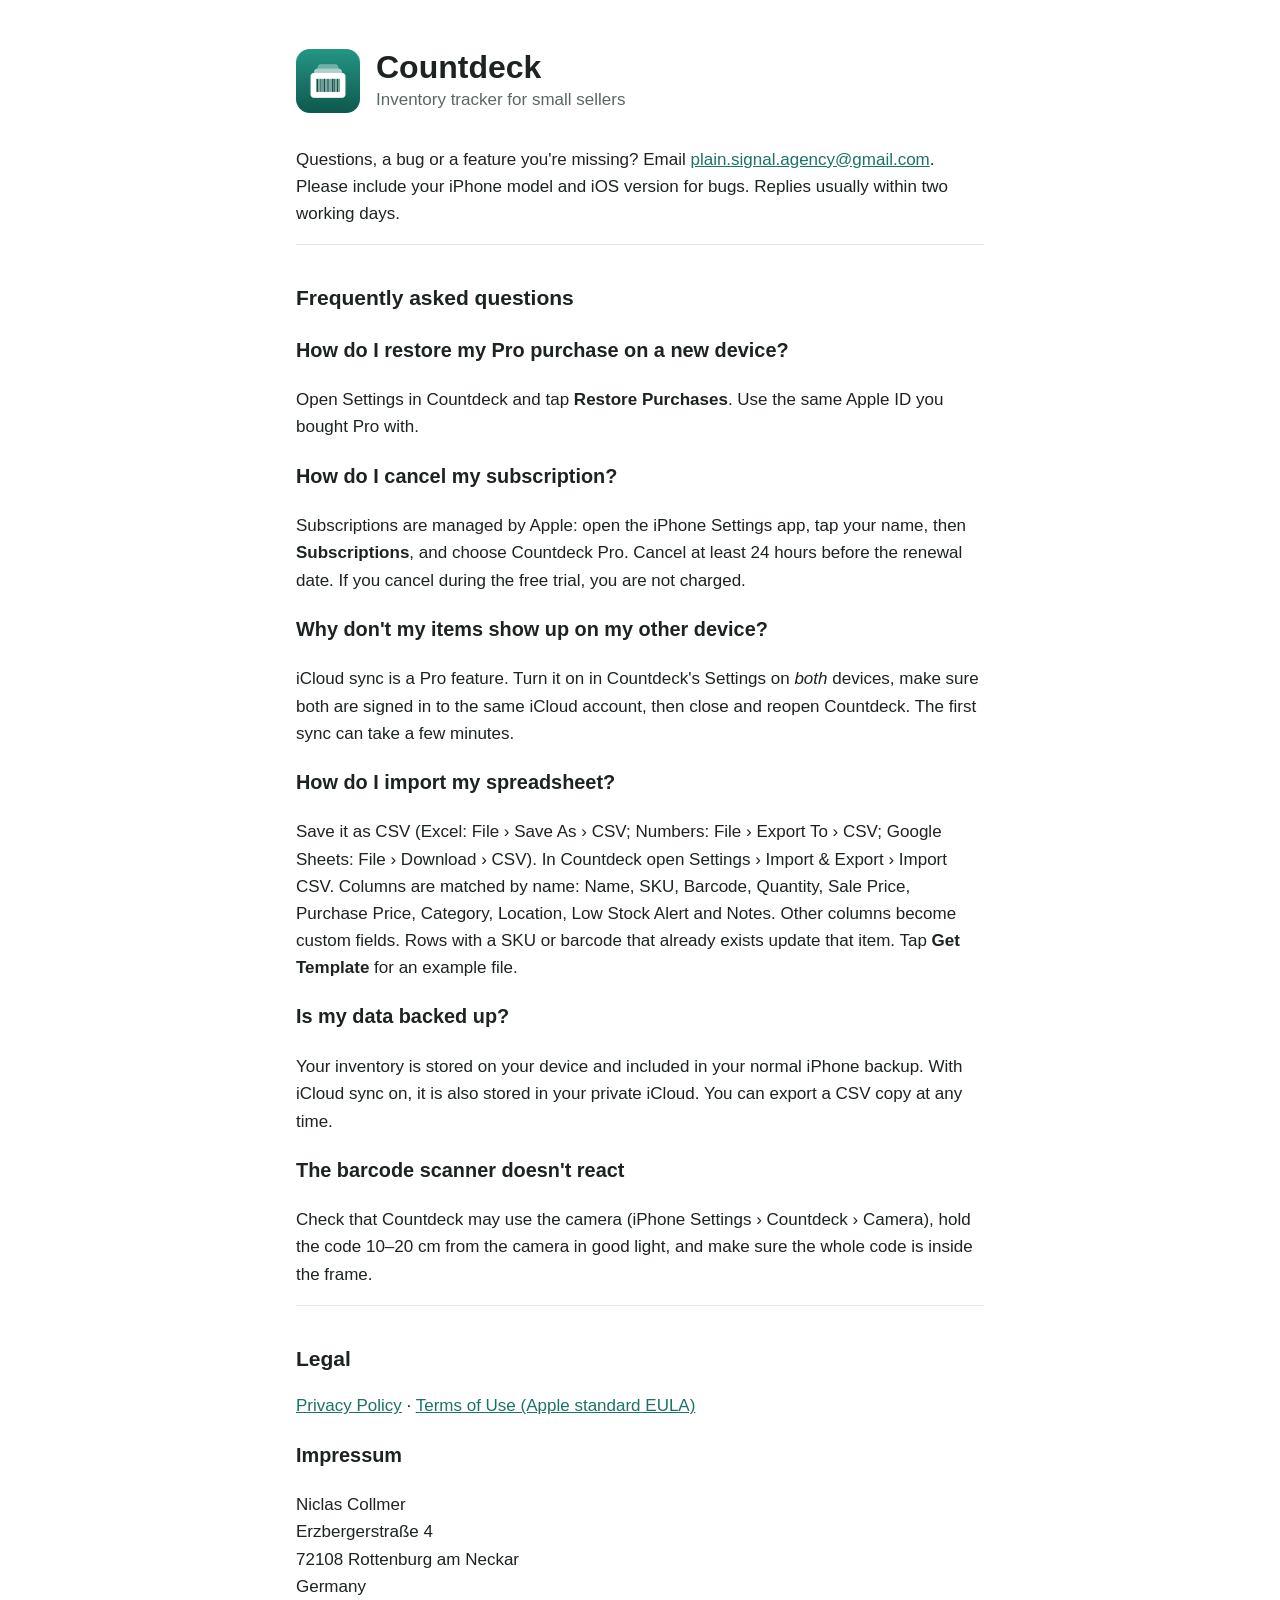
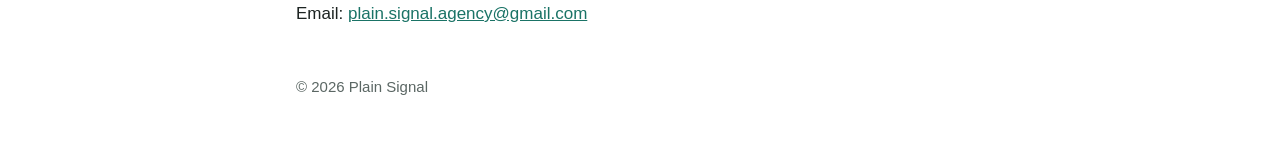
<file: index.html>
<!doctype html>
<html lang="en">
<head>
<meta charset="utf-8">
<meta name="viewport" content="width=device-width, initial-scale=1">
<title>Countdeck Support</title>
<meta name="description" content="Help and contact for Countdeck, the inventory tracker for small sellers.">
<link rel="icon" href="icon.png">
<link rel="stylesheet" href="style.css">
</head>
<body>
<main>
<header>
  <img src="icon.png" alt="">
  <div><h1>Countdeck</h1><div class="muted">Inventory tracker for small sellers</div></div>
</header>

<p>Questions, a bug or a feature you're missing? Email <a href="mailto:plain.signal.agency@gmail.com">plain.signal.agency@gmail.com</a>. Please include your iPhone model and iOS version for bugs. Replies usually within two working days.</p>

<section>
<h2>Frequently asked questions</h2>

<h3>How do I restore my Pro purchase on a new device?</h3>
<p>Open Settings in Countdeck and tap <strong>Restore Purchases</strong>. Use the same Apple ID you bought Pro with.</p>

<h3>How do I cancel my subscription?</h3>
<p>Subscriptions are managed by Apple: open the iPhone Settings app, tap your name, then <strong>Subscriptions</strong>, and choose Countdeck Pro. Cancel at least 24 hours before the renewal date. If you cancel during the free trial, you are not charged.</p>

<h3>Why don't my items show up on my other device?</h3>
<p>iCloud sync is a Pro feature. Turn it on in Countdeck's Settings on <em>both</em> devices, make sure both are signed in to the same iCloud account, then close and reopen Countdeck. The first sync can take a few minutes.</p>

<h3>How do I import my spreadsheet?</h3>
<p>Save it as CSV (Excel: File › Save As › CSV; Numbers: File › Export To › CSV; Google Sheets: File › Download › CSV). In Countdeck open Settings › Import &amp; Export › Import CSV. Columns are matched by name: Name, SKU, Barcode, Quantity, Sale Price, Purchase Price, Category, Location, Low Stock Alert and Notes. Other columns become custom fields. Rows with a SKU or barcode that already exists update that item. Tap <strong>Get Template</strong> for an example file.</p>

<h3>Is my data backed up?</h3>
<p>Your inventory is stored on your device and included in your normal iPhone backup. With iCloud sync on, it is also stored in your private iCloud. You can export a CSV copy at any time.</p>

<h3>The barcode scanner doesn't react</h3>
<p>Check that Countdeck may use the camera (iPhone Settings › Countdeck › Camera), hold the code 10–20 cm from the camera in good light, and make sure the whole code is inside the frame.</p>
</section>

<section>
<h2>Legal</h2>
<p><a href="privacy/">Privacy Policy</a> · <a href="https://www.apple.com/legal/internet-services/itunes/dev/stdeula/">Terms of Use (Apple standard EULA)</a></p>
<h3>Impressum</h3>
<p>Niclas Collmer<br>Erzbergerstraße 4<br>72108 Rottenburg am Neckar<br>Germany<br>Email: <a href="mailto:plain.signal.agency@gmail.com">plain.signal.agency@gmail.com</a></p>
</section>

<footer>© 2026 Plain Signal</footer>
</main>
</body>
</html>
</file>
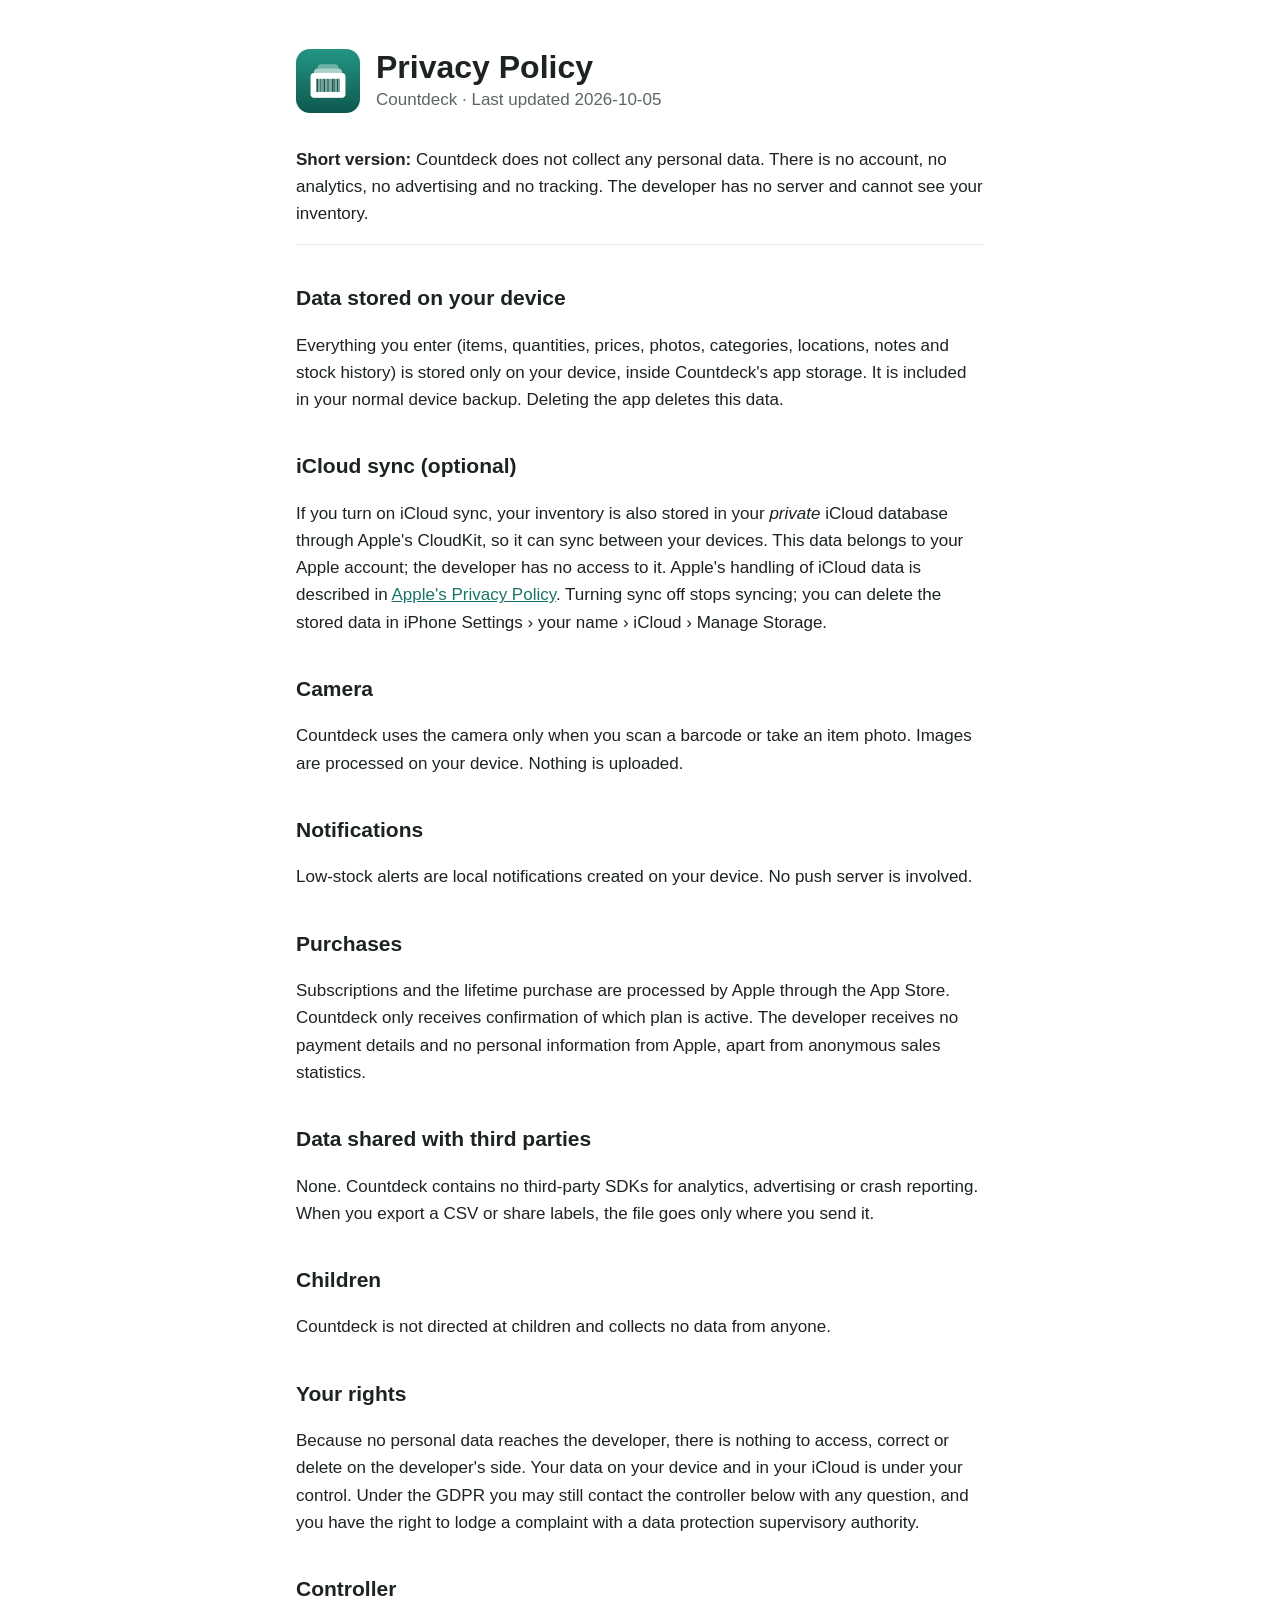
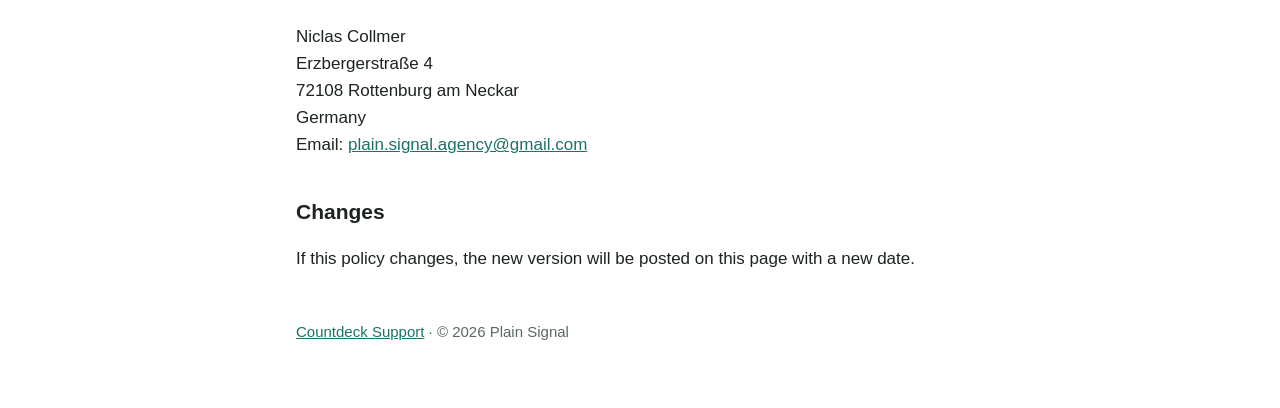
<file: privacy/index.html>
<!doctype html>
<html lang="en">
<head>
<meta charset="utf-8">
<meta name="viewport" content="width=device-width, initial-scale=1">
<title>Countdeck Privacy Policy</title>
<meta name="description" content="Countdeck collects no personal data. Your inventory stays on your device and in your private iCloud.">
<link rel="icon" href="../icon.png">
<link rel="stylesheet" href="../style.css">
</head>
<body>
<main>
<header>
  <img src="../icon.png" alt="">
  <div><h1>Privacy Policy</h1><div class="muted">Countdeck · Last updated 2026-10-05</div></div>
</header>

<p><strong>Short version:</strong> Countdeck does not collect any personal data. There is no account, no analytics, no advertising and no tracking. The developer has no server and cannot see your inventory.</p>

<section>
<h2>Data stored on your device</h2>
<p>Everything you enter (items, quantities, prices, photos, categories, locations, notes and stock history) is stored only on your device, inside Countdeck's app storage. It is included in your normal device backup. Deleting the app deletes this data.</p>

<h2>iCloud sync (optional)</h2>
<p>If you turn on iCloud sync, your inventory is also stored in your <em>private</em> iCloud database through Apple's CloudKit, so it can sync between your devices. This data belongs to your Apple account; the developer has no access to it. Apple's handling of iCloud data is described in <a href="https://www.apple.com/legal/privacy/">Apple's Privacy Policy</a>. Turning sync off stops syncing; you can delete the stored data in iPhone Settings › your name › iCloud › Manage Storage.</p>

<h2>Camera</h2>
<p>Countdeck uses the camera only when you scan a barcode or take an item photo. Images are processed on your device. Nothing is uploaded.</p>

<h2>Notifications</h2>
<p>Low-stock alerts are local notifications created on your device. No push server is involved.</p>

<h2>Purchases</h2>
<p>Subscriptions and the lifetime purchase are processed by Apple through the App Store. Countdeck only receives confirmation of which plan is active. The developer receives no payment details and no personal information from Apple, apart from anonymous sales statistics.</p>

<h2>Data shared with third parties</h2>
<p>None. Countdeck contains no third-party SDKs for analytics, advertising or crash reporting. When you export a CSV or share labels, the file goes only where you send it.</p>

<h2>Children</h2>
<p>Countdeck is not directed at children and collects no data from anyone.</p>

<h2>Your rights</h2>
<p>Because no personal data reaches the developer, there is nothing to access, correct or delete on the developer's side. Your data on your device and in your iCloud is under your control. Under the GDPR you may still contact the controller below with any question, and you have the right to lodge a complaint with a data protection supervisory authority.</p>

<h2>Controller</h2>
<p>Niclas Collmer<br>Erzbergerstraße 4<br>72108 Rottenburg am Neckar<br>Germany<br>Email: <a href="mailto:plain.signal.agency@gmail.com">plain.signal.agency@gmail.com</a></p>

<h2>Changes</h2>
<p>If this policy changes, the new version will be posted on this page with a new date.</p>
</section>

<footer><a href="../">Countdeck Support</a> · © 2026 Plain Signal</footer>
</main>
</body>
</html>
</file>
<file: style.css>
:root { --bg: #ffffff; --fg: #1c2321; --muted: #5b6764; --accent: #1a7366; --line: #e3e8e6; }
@media (prefers-color-scheme: dark) { :root { --bg: #111615; --fg: #e8eeec; --muted: #9aa8a4; --accent: #4fc1ad; --line: #26302e; } }
* { box-sizing: border-box; }
body { margin: 0; background: var(--bg); color: var(--fg); font: 17px/1.6 -apple-system, BlinkMacSystemFont, "Segoe UI", Roboto, sans-serif; }
main { max-width: 720px; margin: 0 auto; padding: 48px 16px 64px; }
header { display: flex; align-items: center; gap: 16px; margin-bottom: 32px; }
header img { width: 64px; height: 64px; border-radius: 14px; }
h1 { font-size: 32px; line-height: 1.2; margin: 0; }
h2 { font-size: 21px; margin: 36px 0 8px; }
p, li { color: var(--fg); }
.muted, footer { color: var(--muted); }
a { color: var(--accent); }
section { border-top: 1px solid var(--line); }
footer { margin-top: 48px; font-size: 15px; }
</file>
